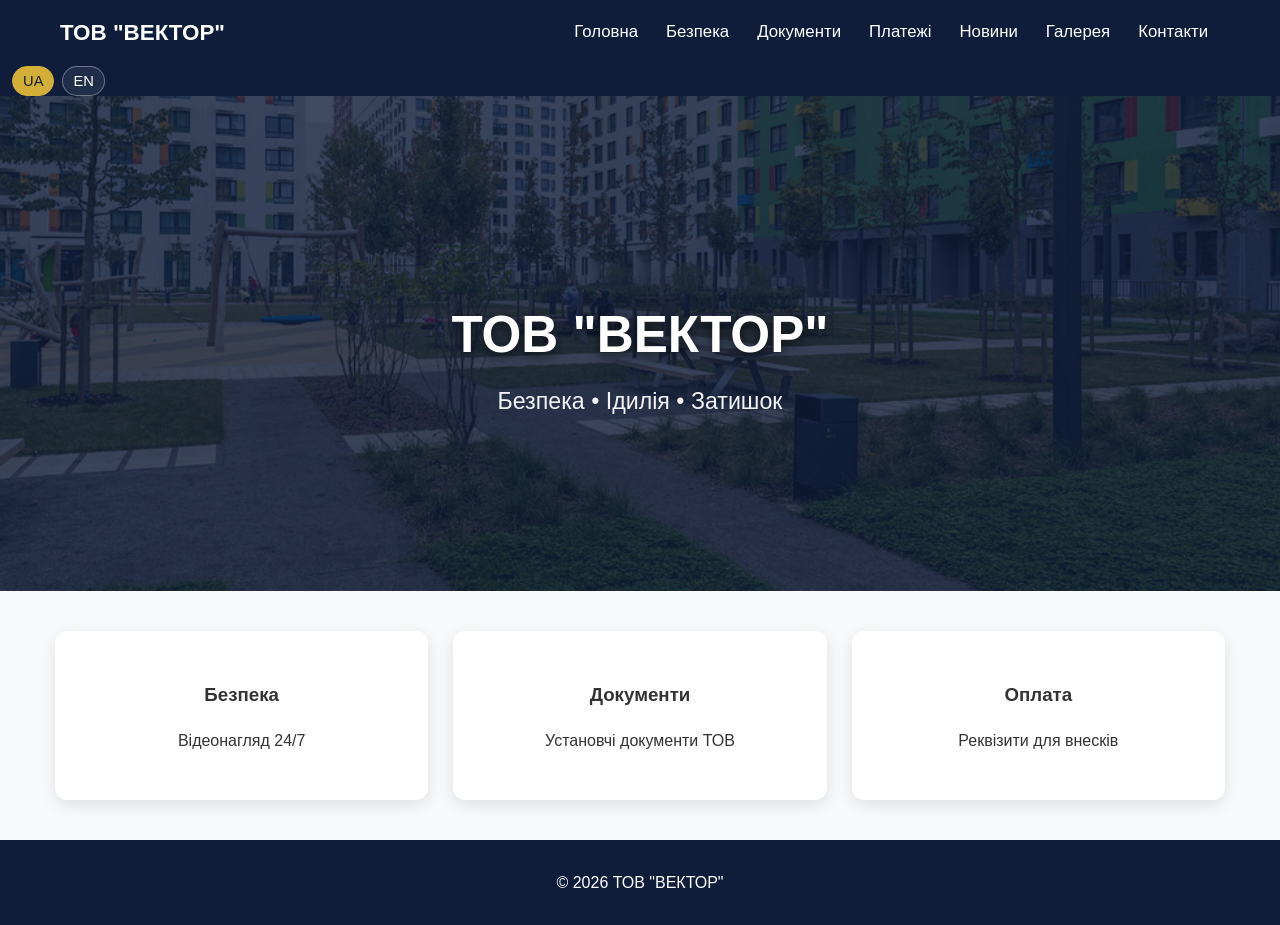
<file: index.html>
<!DOCTYPE html>
<html lang="uk">
<head>
    <meta charset="UTF-8">
    <meta name="viewport" content="width=device-width, initial-scale=1">
    <title>ТОВ "ВЕКТОР"</title>
    <link rel="stylesheet" href="css/style.css">
</head>
<body>
    <nav>
        <div class="nav">
            <strong>ТОВ "ВЕКТОР"</strong>
            <a href="index.html">Головна</a>
            <a href="security.html">Безпека</a>
            <a href="documents.html">Документи</a>
            <a href="payments.html">Платежі</a>
            <a href="news.html">Новини</a>
            <a href="gallery.html">Галерея</a>
            <a href="contacts.html">Контакти</a>
        </div>
    </nav>
    <section class="hero" style="--page-image: url('/foto%20fon/bg.jpg');">
        <h1>ТОВ "ВЕКТОР"</h1>
        <p>Безпека • Ідилія • Затишок</p>
    </section>
    <section class="container">
        <div class="grid">
            <div class="card">
                <h3>Безпека</h3>
                <p>Відеонагляд 24/7</p>
            </div>
            <div class="card">
                <h3>Документи</h3>
                <p>Установчі документи ТОВ</p>
            </div>
            <div class="card">
                <h3>Оплата</h3>
                <p>Реквізити для внесків</p>
            </div>
        </div>
    </section>
    <footer>© 2026 ТОВ "ВЕКТОР"</footer>
    <script src="js/script.js"></script>
</body>
</html>
</file>
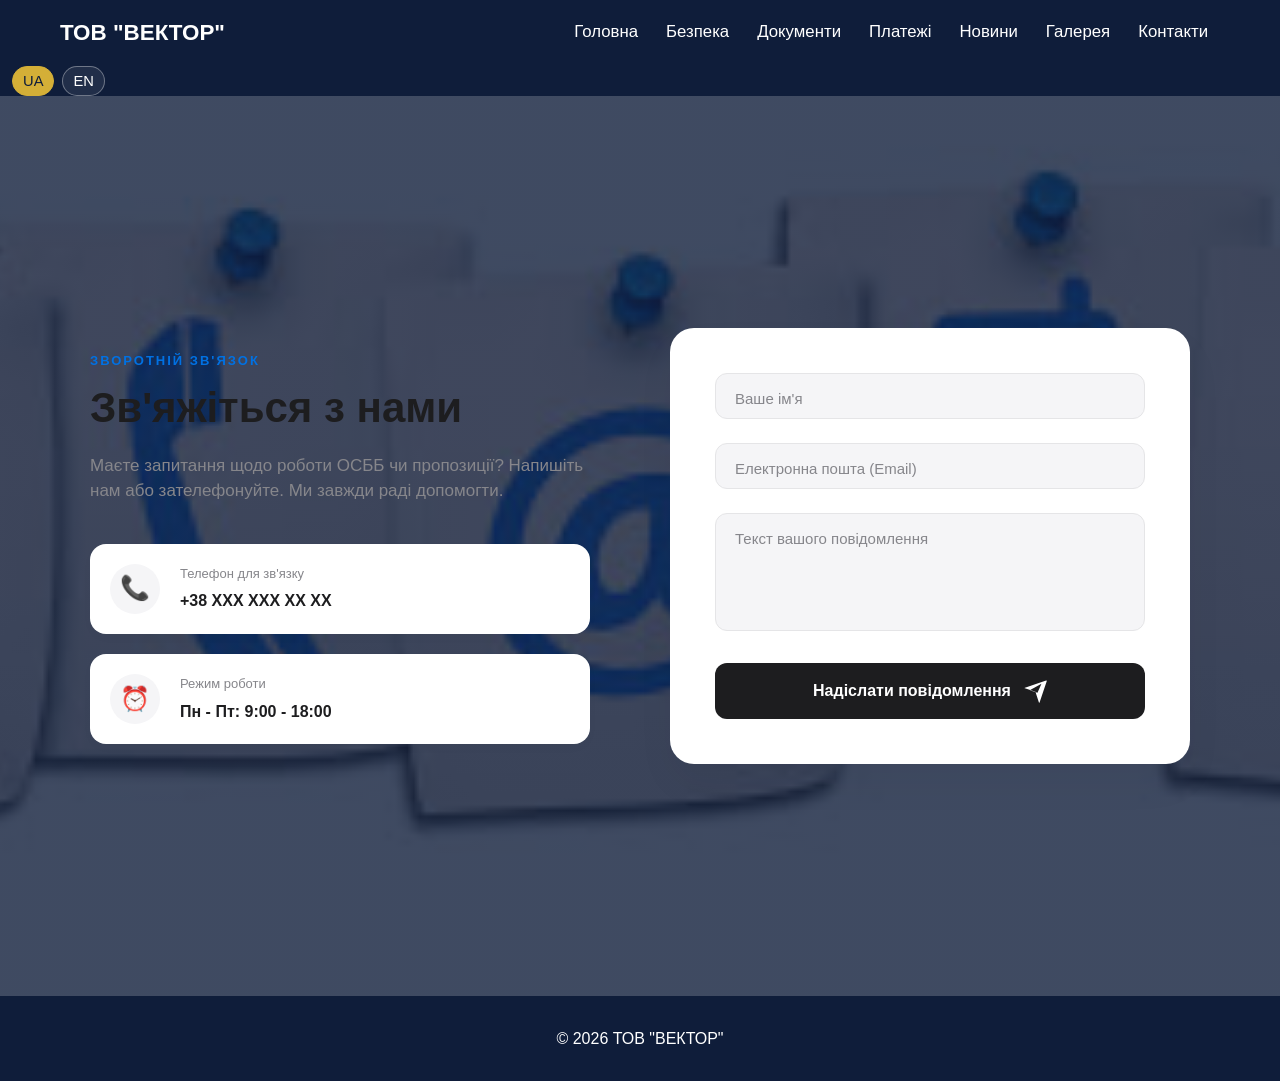
<file: contacts.html>
<!DOCTYPE html>
<html lang="uk">
<head>
    <meta charset="UTF-8">
    <meta name="viewport" content="width=device-width, initial-scale=1">
    <title>ТОВ "ВЕКТОР"</title>
    <link rel="stylesheet" href="css/style.css">
</head>
<body>
     <nav>
         <div class="nav">
              <strong>ТОВ "ВЕКТОР"</strong>
                  <a href="index.html">Головна</a>
                  <a href="security.html">Безпека</a>
                  <a href="documents.html">Документи</a>
                  <a href="payments.html">Платежі</a>
                  <a href="news.html">Новини</a>
                  <a href="gallery.html">Галерея</a>
                  <a href="contacts.html">Контакти</a>
          </div>
    </nav>
<section class="contacts-section" style="--page-image: url('/foto%20fon/contacty.jpg');">
    <div class="contacts-wrapper">
        
        <!-- ЛЕВАЯ СТОРОНА: Информация и контакты -->
        <div class="contacts-info-side">
            <span class="sub-title">Зворотній зв'язок</span>
            <h1>Зв'яжіться з нами</h1>
            <p class="section-desc">Маєте запитання щодо роботи ОСББ чи пропозиції? Напишіть нам або зателефонуйте. Ми завжди раді допомогти.</p>
            
            <div class="info-cards-grid">
                <div class="info-card">
                    <div class="card-icon">📞</div>
                    <div class="card-text">
                        <span>Телефон для зв'язку</span>
                        <a href="tel:+380000000000">+38 XXX XXX XX XX</a>
                    </div>
                </div>

                <div class="info-card">
                    <div class="card-icon">⏰</div>
                    <div class="card-text">
                        <span>Режим роботи</span>
                        <strong>Пн - Пт: 9:00 - 18:00</strong>
                    </div>
                </div>
            </div>
        </div>

        <!-- ПРАВАЯ СТОРОНА: Современная симметричная форма -->
        <div class="contacts-form-side">
            <form id="contactForm" class="premium-form" action="https://formspree.io/f/xkoaqpvv" method="POST" accept-charset="UTF-8">
                <div class="input-wrapper">
                    <input type="text" id="p-name" name="name" required placeholder=" ">
                    <label for="p-name">Ваше ім'я</label>
                </div>

                <div class="input-wrapper">
                    <input type="email" id="p-email" name="email" required placeholder=" ">
                    <label for="p-email">Електронна пошта (Email)</label>
                </div>

                <div class="input-wrapper">
                    <textarea id="p-msg" name="message" required placeholder=" " rows="5"></textarea>
                    <label for="p-msg">Текст вашого повідомлення</label>
                </div>

                <div id="form-status" class="form-status" role="status" aria-live="polite"></div>

                <button type="submit" class="premium-btn">
                    <span>Надіслати повідомлення</span>
                    <svg viewBox="0 0 24 24" width="24" height="24"><path fill="currentColor" d="M1.946 9.315c-.522-.174-.527-.455.01-.634l21.187-7.062c.528-.177.744.043.568.57L16.56 23.414c-.177.534-.46.528-.635-.007l-3.513-10.54-10.466-3.552zm16.527-4.498L6.75 11.207l7.733 2.624 3.99-9.014z"/></svg>
                </button>
            </form>
        </div>
    </div>
</section>
<footer>© 2026 ТОВ "ВЕКТОР"</footer>
<script src="js/script.js"></script>
</body>
</html>
</file>
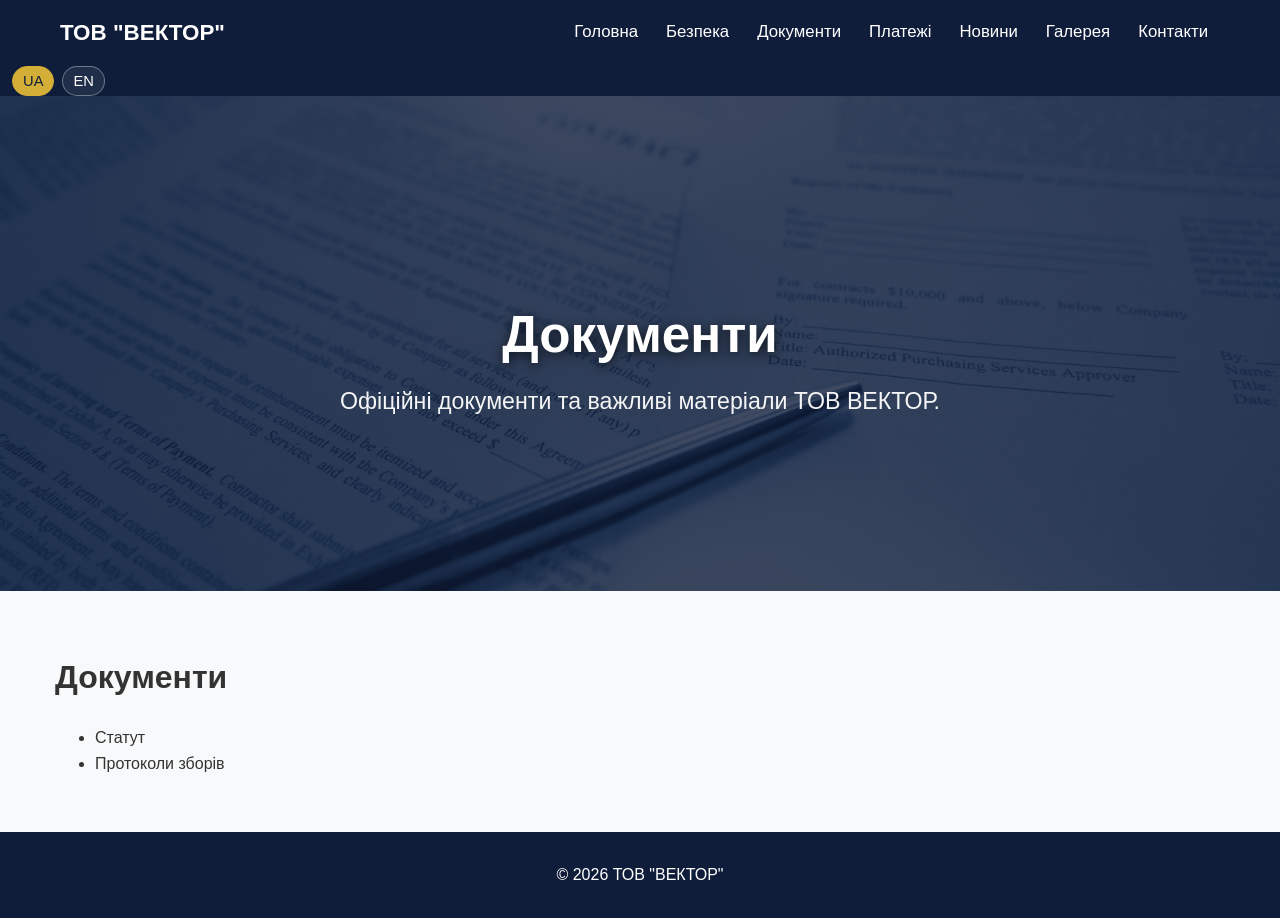
<file: documents.html>
<!DOCTYPE html>
<html lang="uk">
<head>
    <meta charset="UTF-8">
    <meta name="viewport" content="width=device-width, initial-scale=1">
    <title>ТОВ "ВЕКТОР"</title>
    <link rel="stylesheet" href="css/style.css">
</head>
<body>
     <nav>
         <div class="nav">
              <strong>ТОВ "ВЕКТОР"</strong>
                 <a href="index.html">Головна</a>
                 <a href="security.html">Безпека</a>
                 <a href="documents.html">Документи</a>
                 <a href="payments.html">Платежі</a>
                 <a href="news.html">Новини</a>
                 <a href="gallery.html">Галерея</a>
                 <a href="contacts.html">Контакти</a>
         </div>
    </nav>
<section class="hero" style="--page-image: url('/foto%20fon/dokumenty.jpg');">
    <h1>Документи</h1>
    <p>Офіційні документи та важливі матеріали ТОВ ВЕКТОР.</p>
</section>
<div class="container">
    <h1>Документи</h1>
    <ul>
        <li>Статут</li>
        <li>Протоколи зборів</li>
    </ul>
</div>
<footer>
    © 2026 ТОВ "ВЕКТОР"
</footer>
<script src="js/script.js"></script>
</body>
</html>
</file>
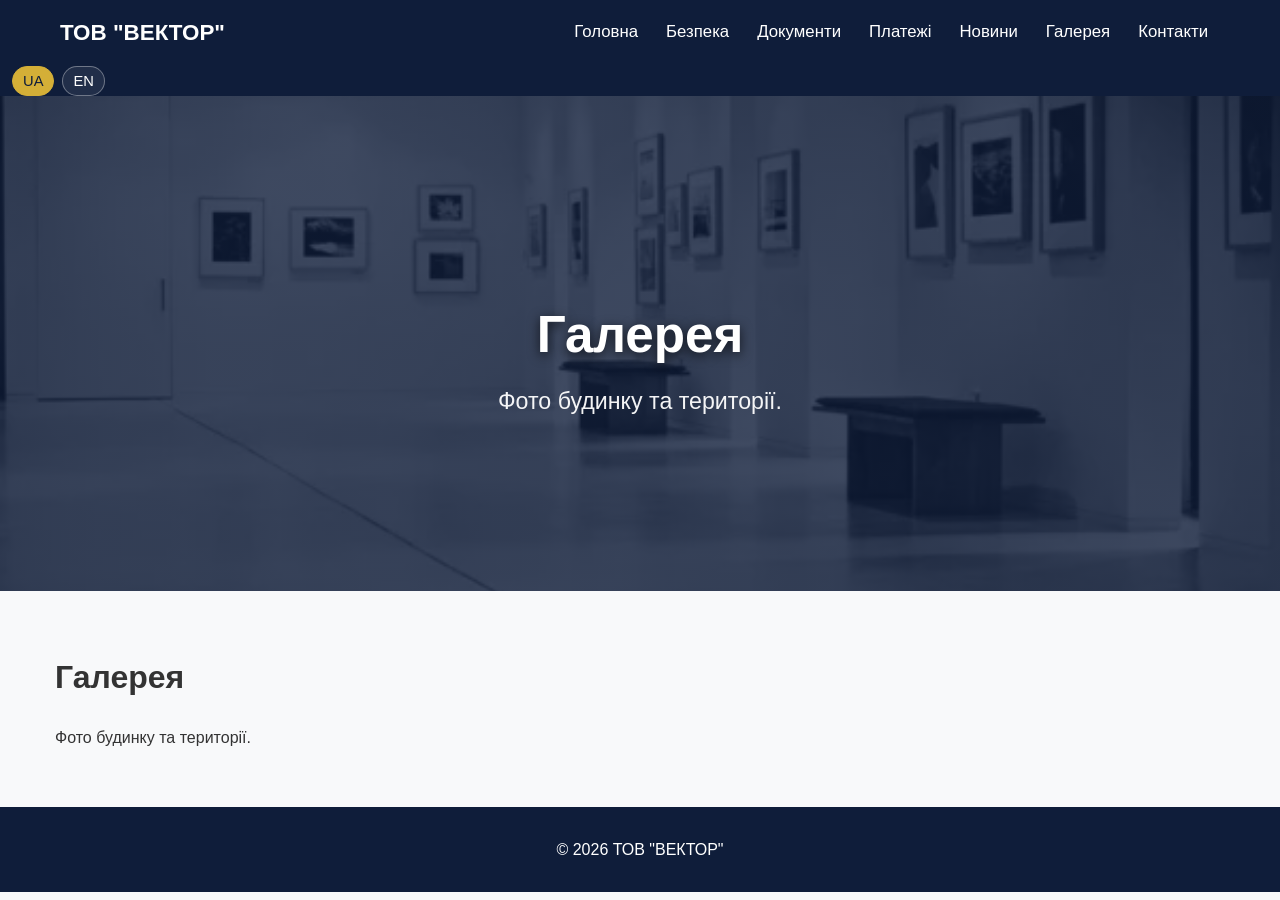
<file: gallery.html>
<!DOCTYPE html>
<html lang="uk">
<head>
    <meta charset="UTF-8">
    <meta name="viewport" content="width=device-width, initial-scale=1">
    <title>ТОВ "ВЕКТОР"</title>
    <link rel="stylesheet" href="css/style.css">
</head>
<body>
    <nav>
        <div class="nav">
            <strong>ТОВ "ВЕКТОР"</strong>
            <a href="index.html">Головна</a>
            <a href="security.html">Безпека</a>
            <a href="documents.html">Документи</a>
            <a href="payments.html">Платежі</a>
            <a href="news.html">Новини</a>
            <a href="gallery.html">Галерея</a>
            <a href="contacts.html">Контакти</a>
        </div>
    </nav>

    <section class="hero" style="--page-image: url('/foto%20fon/galereya.jpg');">
        <h1>Галерея</h1>
        <p>Фото будинку та території.</p>
    </section>

    <div class="container">
        <h1>Галерея</h1>
        <p>Фото будинку та території.</p>
    </div>

    <footer>
        © 2026 ТОВ "ВЕКТОР"
    </footer>

    <script src="js/script.js"></script>
</body>
</html>
</file>
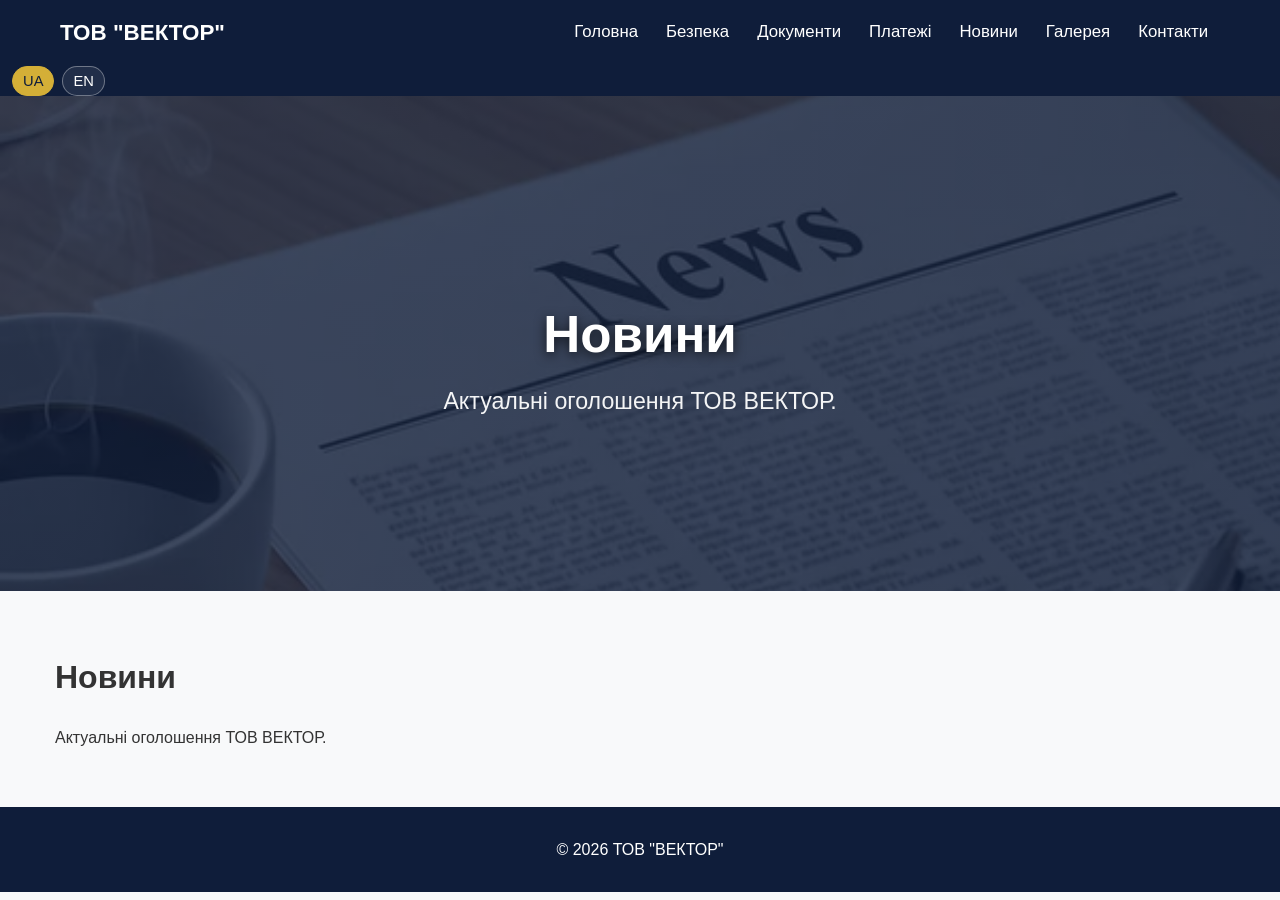
<file: news.html>
<!DOCTYPE html>
<html lang="uk">
<head>
    <meta charset="UTF-8">
    <meta name="viewport" content="width=device-width, initial-scale=1">
    <title>ТОВ "ВЕКТОР"</title>
    <link rel="stylesheet" href="css/style.css">
</head>
<body>
    <nav>
        <div class="nav">
            <strong>ТОВ "ВЕКТОР"</strong>
                <a href="index.html">Головна</a>
                <a href="security.html">Безпека</a>
                <a href="documents.html">Документи</a>
                <a href="payments.html">Платежі</a>
                <a href="news.html">Новини</a>
                <a href="gallery.html">Галерея</a>
                <a href="contacts.html">Контакти</a>
        </div>
    </nav>
    <section class="hero" style="--page-image: url('/foto%20fon/noviny.jpg');">
        <h1>Новини</h1>
        <p>Актуальні оголошення ТОВ ВЕКТОР.</p>
    </section>
    <div class="container">
        <h1>Новини</h1>
        <p>Актуальні оголошення ТОВ ВЕКТОР.</p>
    </div>
    <footer>
        © 2026 ТОВ "ВЕКТОР"
    </footer>
    <script src="js/script.js"></script>
</body>
</html>
</file>
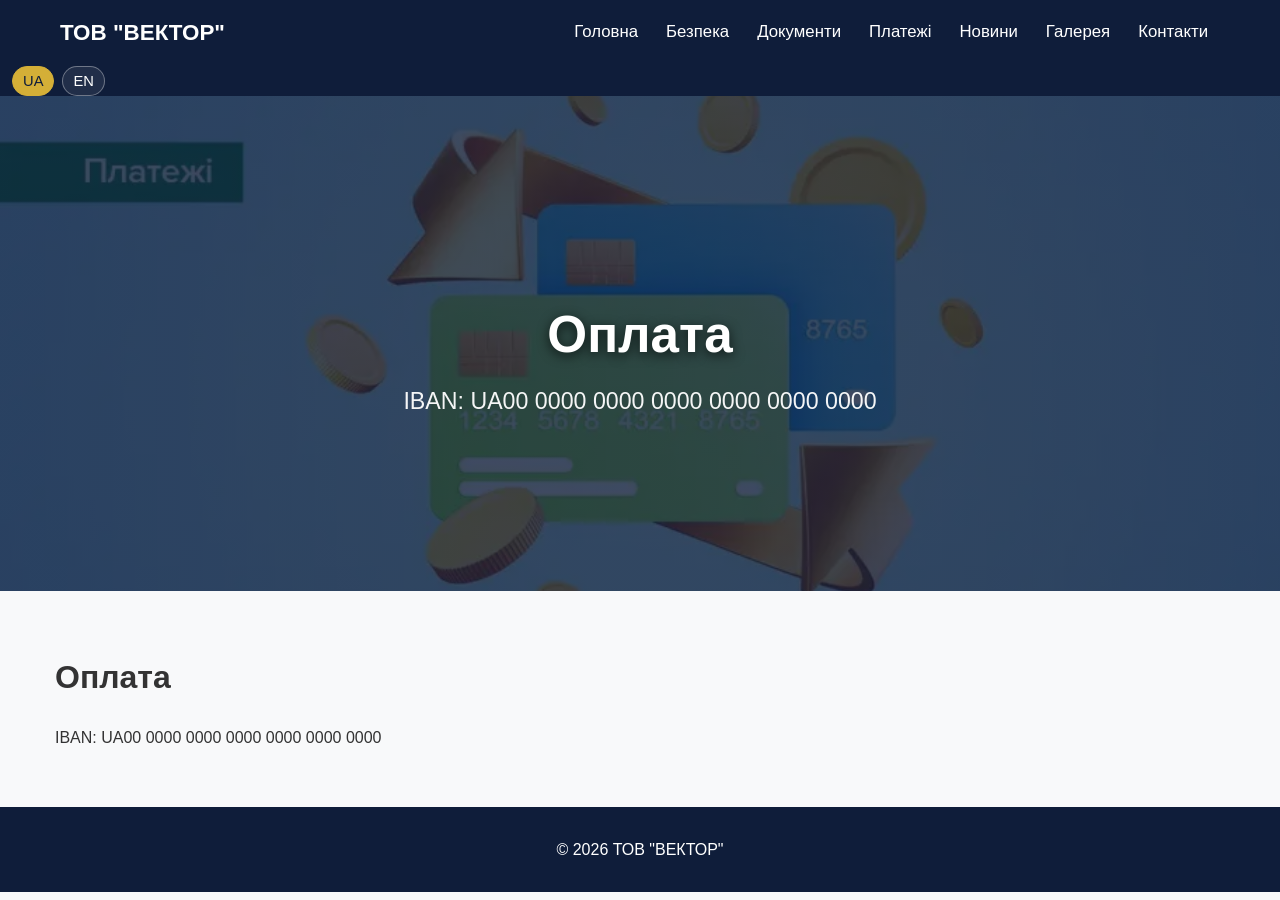
<file: payments.html>
<!DOCTYPE html>
<html lang="uk">
<head>
    <meta charset="UTF-8">
    <meta name="viewport" content="width=device-width, initial-scale=1">
    <title>ТОВ "ВЕКТОР"</title>
    <link rel="stylesheet" href="css/style.css">
</head>
<body>
    <nav>
        <div class="nav">
            <strong>ТОВ "ВЕКТОР"</strong>
            <a href="index.html">Головна</a>
            <a href="security.html">Безпека</a>
            <a href="documents.html">Документи</a>
            <a href="payments.html">Платежі</a>
            <a href="news.html">Новини</a>
            <a href="gallery.html">Галерея</a>
            <a href="contacts.html">Контакти</a>
        </div>
    </nav>
<section class="hero" style="--page-image: url('/foto%20fon/platezhy.jpg');">
      <h1>Оплата</h1>
      <p>IBAN: UA00 0000 0000 0000 0000 0000 0000</p>
    </section>
<div class='container'>
      <h1>Оплата</h1>
      <p>IBAN: UA00 0000 0000 0000 0000 0000 0000</p>
    </div>
<footer>© 2026 ТОВ "ВЕКТОР"</footer>
    <script src='js/script.js'>
    </script></body>
</html>
</file>
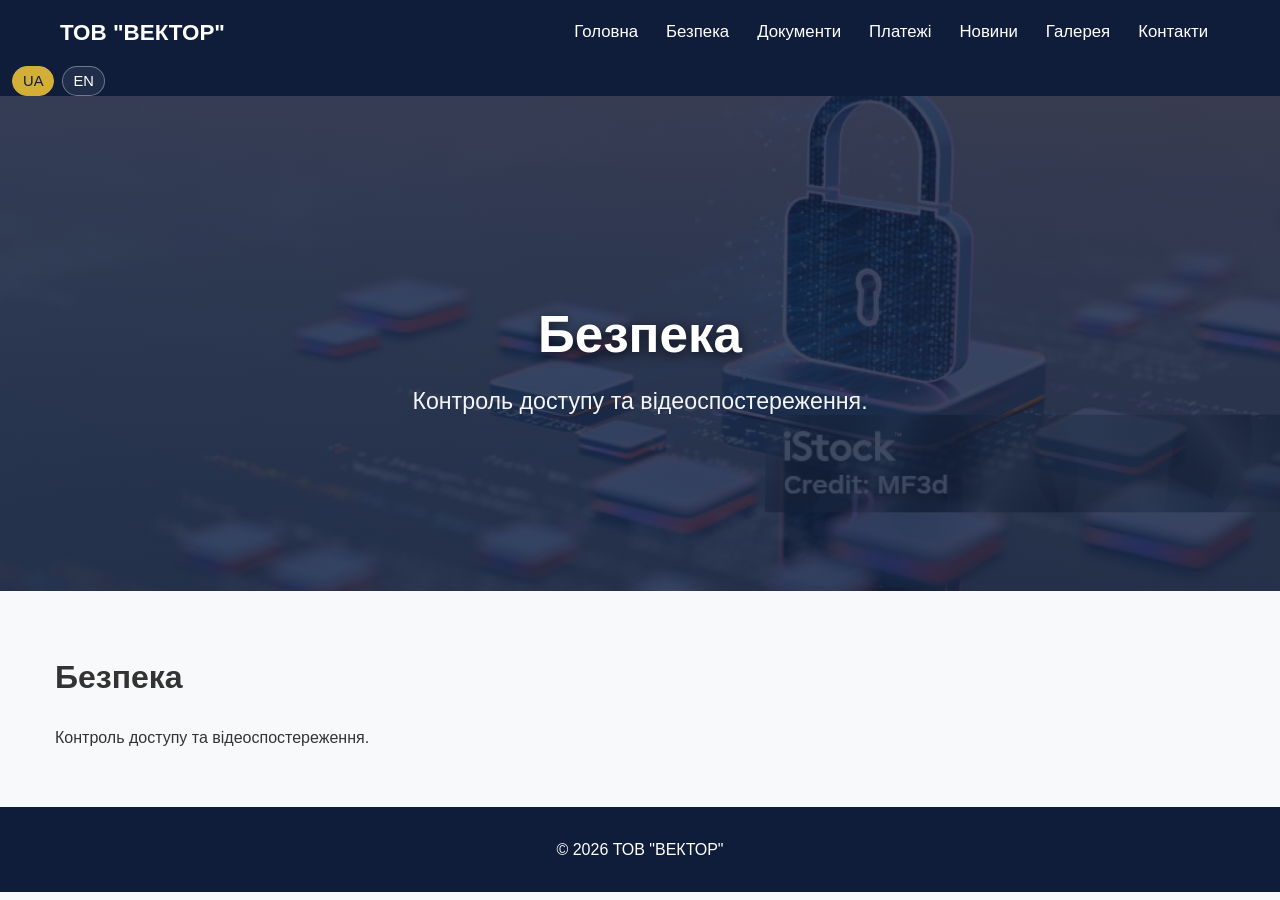
<file: security.html>
<!DOCTYPE html>
<html lang="uk">
<head>
    <meta charset="UTF-8">
    <meta name="viewport" content="width=device-width, initial-scale=1">
    <title>ТОВ "ВЕКТОР"</title>
    <link rel="stylesheet" href="css/style.css">
</head>
<body>
    <nav>
        <div class="nav">
            <strong>ТОВ "ВЕКТОР"</strong>
            <a href="index.html">Головна</a>
            <a href="security.html">Безпека</a>
            <a href="documents.html">Документи</a>
            <a href="payments.html">Платежі</a>
            <a href="news.html">Новини</a>
            <a href="gallery.html">Галерея</a>
            <a href="contacts.html">Контакти</a>
        </div>
    </nav>
    <section class="hero" style="--page-image: url('/foto%20fon/bezpeka.jpg');">
        <h1>Безпека</h1>
        <p>Контроль доступу та відеоспостереження.</p>
    </section>
    <div class="container">
        <h1>Безпека</h1>
        <p>Контроль доступу та відеоспостереження.</p>
    </div>
    <footer>© 2026 ТОВ "ВЕКТОР"</footer>
    <script src="js/script.js"></script>
</body>
</html>
</file>
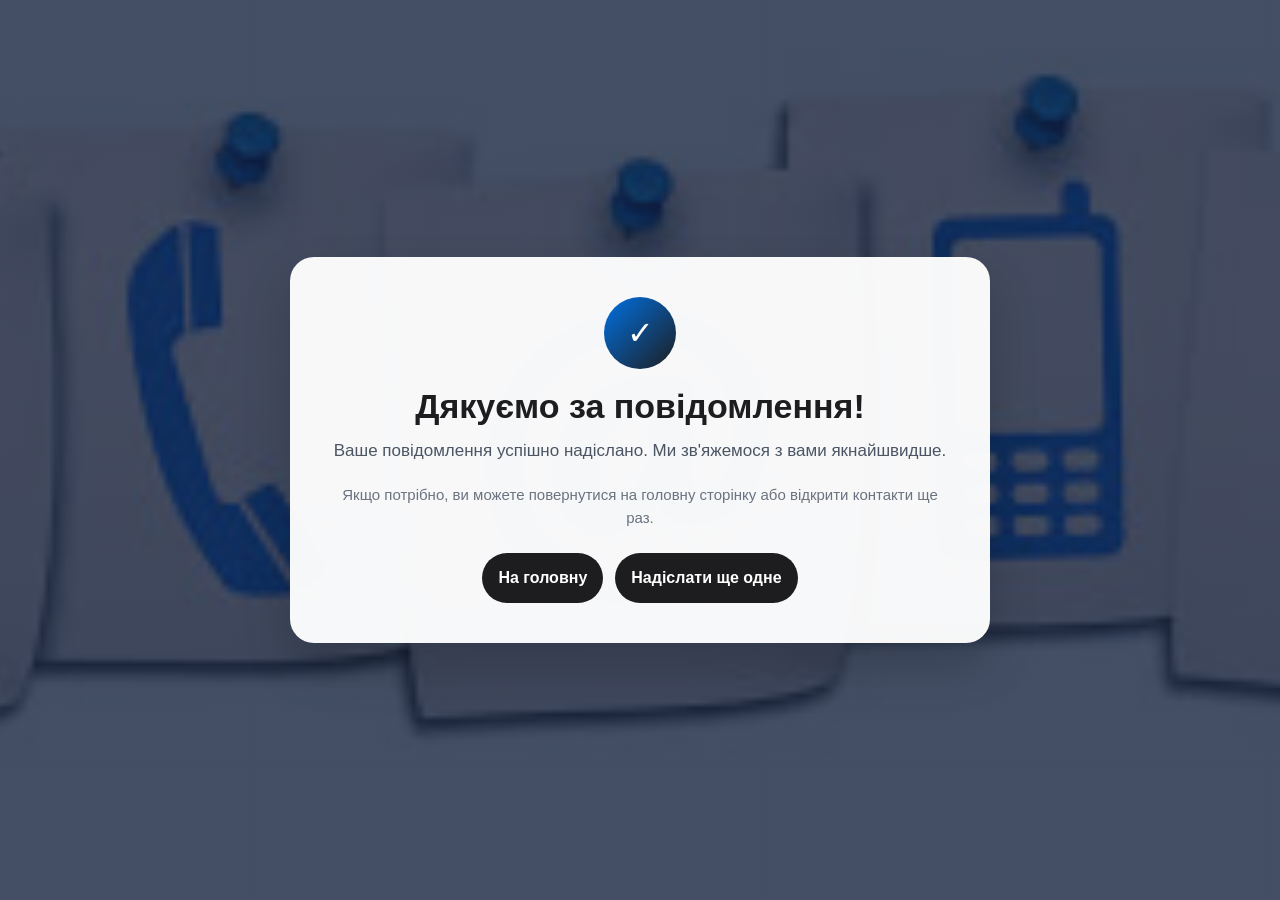
<file: thanks.html>
<!DOCTYPE html>
<html lang="uk">
<head>
    <meta charset="UTF-8">
    <meta name="viewport" content="width=device-width, initial-scale=1">
    <title>Дякуємо — ТОВ "ВЕКТОР"</title>
    <link rel="stylesheet" href="css/style.css">
</head>
<body>
    <section class="thank-you-section" style="--page-image: url('/foto%20fon/contacty.jpg');">
        <div class="thank-you-card">
            <div class="badge">✓</div>
            <h1>Дякуємо за повідомлення!</h1>
            <p>Ваше повідомлення успішно надіслано. Ми зв'яжемося з вами якнайшвидше.</p>
            <p class="muted">Якщо потрібно, ви можете повернутися на головну сторінку або відкрити контакти ще раз.</p>
            <div class="thank-you-actions">
                <a href="index.html">На головну</a>
                <a href="contacts.html">Надіслати ще одне</a>
            </div>
        </div>
    </section>
</body>
</html>
</file>
<file: css/style.css>
:root {
    --primary: #0f1d3a;
    --accent: #d4af37;
}

*,
*::before,
*::after {
    box-sizing: border-box;
}

body {
    margin: 0;
    font-family: Segoe UI, Arial, sans-serif;
    background-color: #f8f9fa;
    color: #333;
    line-height: 1.6;
}

nav {
    background-color: var(--primary);
    position: sticky;
    top: 0;
    z-index: 100;
}

.nav {
    display: flex;
    justify-content: space-between;
    align-items: center;
    max-width: 1200px;
    margin: 0 auto;
    padding: 15px 20px;
    color: white;
    flex-wrap: wrap;
}

.nav strong {
    font-size: 1.4em;
}

.nav a {
    color: white;
    text-decoration: none;
    margin: 0 12px;
    font-size: 1.05em;
}

.nav-links {
    display: flex;
    flex-wrap: wrap;
    align-items: center;
    gap: 4px;
}

.menu-toggle {
    display: none;
    width: 46px;
    height: 46px;
    border: 1px solid rgba(255,255,255,0.18);
    background: rgba(255,255,255,0.10);
    color: #fff;
    border-radius: 12px;
    padding: 0;
    cursor: pointer;
    box-shadow: 0 4px 10px rgba(0, 0, 0, 0.12);
    transition: transform 0.15s ease, background 0.15s ease, border-color 0.15s ease;
    align-items: center;
    justify-content: center;
    gap: 4px;
    flex-direction: column;
}

.menu-toggle span {
    display: block;
    width: 18px;
    height: 2px;
    border-radius: 999px;
    background: currentColor;
    transition: transform 0.18s ease, opacity 0.18s ease;
}

.menu-toggle:hover,
.menu-toggle.active {
    background: rgba(212, 175, 55, 0.95);
    color: #0f1d3a;
    transform: translateY(-1px);
    border-color: rgba(212, 175, 55, 0.95);
}

.menu-toggle.active span:nth-child(1) {
    transform: translateY(6px) rotate(45deg);
}

.menu-toggle.active span:nth-child(2) {
    opacity: 0;
}

.menu-toggle.active span:nth-child(3) {
    transform: translateY(-6px) rotate(-45deg);
}

.hero {
    background-color: #0f1d3a;
    background-image: linear-gradient(rgba(15,29,58,0.8), rgba(15,29,58,0.8)),
                      var(--page-image, url('/bg.jpg'));
    background-repeat: no-repeat;
    background-position: center center;
    background-size: cover;
    background-attachment: scroll;
    color: #fff;
    padding: 120px 20px 80px;
    text-align: center;
    min-height: 55vh;
    display: flex;
    flex-direction: column;
    justify-content: center;
    align-items: center;
}

.hero h1 {
    font-size: 3.2em;
    margin: 0 0 20px 0;
    font-weight: bold;
    text-shadow: 0 3px 12px rgba(0,0,0,0.7);
    line-height: 1.1;
}

.hero p {
    font-size: 1.45em;
    margin: 0;
    opacity: 0.95;
    font-weight: 500;
    max-width: 85%;
}

.container {
    max-width: 1200px;
    margin: 0 auto;
    padding: 40px 15px;
}

.grid {
    display: grid;
    grid-template-columns: repeat(auto-fit, minmax(300px, 1fr));
    gap: 25px;
}

.card {
    background-color: white;
    padding: 30px 20px;
    border-radius: 12px;
    box-shadow: 0 5px 15px rgba(0,0,0,0.1);
    text-align: center;
    transition: 0.3s;
}

.card:hover {
    transform: translateY(-8px);
}

footer {
    background-color: var(--primary);
    color: white;
    text-align: center;
    padding: 30px;
}

.lang-switcher {
    display: flex;
    align-items: center;
    gap: 8px;
    margin-left: 12px;
}

.lang-btn {
    border: 1px solid rgba(255,255,255,0.35);
    background: rgba(255,255,255,0.08);
    color: white;
    border-radius: 999px;
    padding: 6px 10px;
    font-size: 0.92em;
    cursor: pointer;
}

.lang-btn.active {
    background: #d4af37;
    color: #0f1d3a;
    border-color: #d4af37;
}

/* MOBILE ADAPTATION */
@media (max-width: 768px) {
    .nav {
        flex-direction: column;
        align-items: stretch;
        text-align: left;
        gap: 8px;
        padding: 10px 12px;
    }

    .nav strong {
        font-size: 1.05em;
    }

    .menu-toggle {
        display: inline-flex;
        align-items: center;
        justify-content: center;
        width: fit-content;
        align-self: flex-end;
    }

    .nav-links {
        display: none;
        width: 100%;
        flex-direction: column;
        align-items: flex-start;
        gap: 6px;
        padding: 4px 0 2px;
    }

    .nav-links.open {
        display: flex;
    }

    .nav a {
        margin: 0;
        display: block;
        font-size: 0.95em;
    }

    .lang-switcher {
        justify-content: flex-start;
        margin-left: 0;
    }

    .hero {
        padding: 56px 12px 32px;
        min-height: 36vh;
    }

    .hero h1 {
        font-size: 2em;
        margin-bottom: 10px;
    }

    .hero p {
        font-size: 1.02em;
        max-width: 100%;
    }

    .container {
        padding: 20px 10px;
    }

    .grid {
        grid-template-columns: 1fr;
        gap: 12px;
    }

    .card {
        padding: 16px 12px;
    }
}
/* Обнуление для контейнера на всю страницу */
.contacts-section {
    width: 100%;
    min-height: 100vh;
    display: flex;
    align-items: center;
    justify-content: center;
    background-color: #fafafa;
    background-image: linear-gradient(rgba(15,29,58,0.8), rgba(15,29,58,0.8)),
                      var(--page-image, url('/bg.jpg'));
    background-repeat: no-repeat;
    background-position: center center;
    background-size: cover;
    padding: 60px 20px;
    box-sizing: border-box;
    font-family: -apple-system, BlinkMacSystemFont, "Segoe UI", Roboto, sans-serif;
}

/* Главный симметричный wrapper */
.contacts-wrapper {
    display: grid;
    grid-template-columns: 1fr 1fr; /* Ровно 50% на 50% */
    gap: 60px;
    width: 100%;
    max-width: 1100px;
    margin: 0 auto;
    align-items: center;
}

/* Левая сторона текста */
.contacts-info-side {
    padding-right: 20px;
}

.contacts-info-side .sub-title {
    display: inline-block;
    font-size: 13px;
    font-weight: 600;
    text-transform: uppercase;
    letter-spacing: 2px;
    color: #0071e3;
    margin-bottom: 12px;
}

.contacts-info-side h1 {
    font-size: 42px;
    font-weight: 700;
    color: #1d1d1f;
    margin: 0 0 20px 0;
    line-height: 1.15;
}

.contacts-info-side .section-desc {
    font-size: 17px;
    line-height: 1.5;
    color: #86868b;
    margin-bottom: 40px;
}

/* Карточки с контактами */
.info-cards-grid {
    display: flex;
    flex-direction: column;
    gap: 20px;
}

.info-card {
    display: flex;
    align-items: center;
    gap: 20px;
    background: #ffffff;
    padding: 20px;
    border-radius: 16px;
    box-shadow: 0 4px 12px rgba(0,0,0,0.02);
}

.card-icon {
    font-size: 24px;
    width: 50px;
    height: 50px;
    background: #f5f5f7;
    border-radius: 50%;
    display: flex;
    align-items: center;
    justify-content: center;
}

.card-text {
    display: flex;
    flex-direction: column;
    gap: 4px;
}

.card-text span {
    font-size: 13px;
    color: #86868b;
}

.card-text a, .card-text strong {
    font-size: 16px;
    color: #1d1d1f;
    text-decoration: none;
    font-weight: 600;
}

.card-text a:hover {
    color: #0071e3;
}

/* Правая сторона — Форма */
.contacts-form-side {
    background: #ffffff;
    padding: 45px;
    border-radius: 24px;
    box-shadow: 0 20px 40px rgba(0, 0, 0, 0.04);
}

.premium-form {
    display: flex !important;
    flex-direction: column !important;
    gap: 24px !important;
}

/* Новая концепция полей: мягкие объемные "капсулы" */
.input-wrapper {
    position: relative !important;
}

.input-wrapper input,
.input-wrapper textarea {
    width: 100% !important;
    padding: 18px 20px 8px 20px !important; /* Больше отступа под анимацию текста */
    font-size: 16px !important;
    color: #1d1d1f !important;
    border: 1px solid #e5e5e7 !important;
    border-radius: 12px !important;
    background: #f5f5f7 !important;
    outline: none !important;
    box-sizing: border-box !important;
    transition: all 0.2s ease !important;
}

.input-wrapper textarea {
    resize: none !important;
}

/* Текст подсказки внутри капсулы */
.input-wrapper label {
    position: absolute !important;
    left: 20px !important;
    top: 14px !important;
    font-size: 15px !important;
    color: #86868b !important;
    pointer-events: none !important;
    transition: all 0.2s ease !important;
}

/* Анимация: при клике поле белеет, а текст аккуратно сдвигается вверх */
.input-wrapper input:focus,
.input-wrapper textarea:focus {
    background: #ffffff !important;
    border-color: #0071e3 !important;
    box-shadow: 0 0 0 4px rgba(0, 113, 227, 0.1) !important;
}

.input-wrapper input:focus ~ label,
.input-wrapper input:not(:placeholder-shown) ~ label,
.input-wrapper textarea:focus ~ label,
.input-wrapper textarea:not(:placeholder-shown) ~ label {
    top: 6px !important;
    font-size: 11px !important;
    color: #0071e3 !important;
    font-weight: 600 !important;
}

/* Кнопка с иконкой самолетика */
.premium-btn {
    display: flex !important;
    align-items: center !important;
    justify-content: center !important;
    gap: 12px !important;
    width: 100% !important;
    padding: 16px !important;
    background: #1d1d1f !important; /* Угольно-черная стильная кнопка */
    color: #ffffff !important;
    border: none !important;
    border-radius: 12px !important;
    font-size: 16px !important;
    font-weight: 600 !important;
    cursor: pointer !important;
    transition: all 0.2s ease !important;
}

.premium-btn:hover {
    background: #0071e3 !important; /* При наведении становится фирменной синей */
    transform: translateY(-2px) !important;
    box-shadow: 0 8px 20px rgba(0, 113, 227, 0.25) !important;
}

.premium-btn svg {
    transition: transform 0.2s ease;
}

.premium-btn:hover svg {
    transform: translateX(4px) translateY(-2px); /* Самолетик взлетает при наведении */
}

.form-status {
    min-height: 22px;
    font-size: 14px;
    font-weight: 600;
    color: #1d1d1f;
    display: none;
}

.form-status.visible {
    display: block;
}

.form-status.success {
    color: #15803d;
}

.form-status.error {
    color: #b91c1c;
}

/* Страница благодарности после отправки формы */
.thank-you-section {
    min-height: 100vh;
    display: flex;
    align-items: center;
    justify-content: center;
    padding: 60px 20px;
    box-sizing: border-box;
    background-image: linear-gradient(rgba(15,29,58,0.78), rgba(15,29,58,0.78)),
                      var(--page-image, url('/foto%20fon/contacty.jpg'));
    background-repeat: no-repeat;
    background-position: center center;
    background-size: cover;
}

.thank-you-card {
    max-width: 700px;
    width: 100%;
    background: rgba(255, 255, 255, 0.96);
    border-radius: 24px;
    box-shadow: 0 24px 48px rgba(0, 0, 0, 0.18);
    padding: 40px;
    text-align: center;
}

.thank-you-card .badge {
    display: inline-flex;
    align-items: center;
    justify-content: center;
    width: 72px;
    height: 72px;
    border-radius: 50%;
    background: linear-gradient(135deg, #0071e3, #1d1d1f);
    color: #fff;
    font-size: 32px;
    margin-bottom: 18px;
}

.thank-you-card h1 {
    margin: 0 0 12px;
    font-size: 34px;
    line-height: 1.15;
    color: #1d1d1f;
}

.thank-you-card p {
    margin: 0 0 18px;
    color: #4b5563;
    font-size: 17px;
    line-height: 1.55;
}

.thank-you-card .muted {
    color: #6b7280;
    font-size: 15px;
}

.thank-you-actions {
    display: flex;
    justify-content: center;
    gap: 12px;
    flex-wrap: wrap;
    margin-top: 24px;
}

.thank-you-actions a {
    display: inline-flex;
    align-items: center;
    justify-content: center;
    padding: 12px 16px;
    border-radius: 999px;
    text-decoration: none;
    font-weight: 600;
    background: #1d1d1f;
    color: #fff;
    transition: background 0.2s ease, transform 0.2s ease;
}

.thank-you-actions a:hover {
    background: #0071e3;
    transform: translateY(-1px);
}

/* Адаптивность для планшетов и телефонов */
@media (max-width: 900px) {
    .contacts-section {
        min-height: auto;
        padding: 28px 10px;
    }

    .contacts-wrapper {
        grid-template-columns: 1fr;
        gap: 24px;
    }

    .contacts-info-side {
        padding-right: 0;
        text-align: center;
    }

    .contacts-info-side h1 {
        font-size: 30px;
        margin-bottom: 12px;
    }

    .contacts-info-side .section-desc {
        font-size: 15px;
        margin-bottom: 24px;
    }

    .info-cards-grid {
        align-items: center;
    }

    .info-card {
        width: 100%;
        max-width: 420px;
        padding: 14px;
        gap: 12px;
    }

    .contacts-form-side {
        padding: 18px 14px;
        border-radius: 18px;
    }

    .premium-form {
        gap: 16px !important;
    }

    .premium-btn {
        padding: 14px !important;
        font-size: 15px !important;
    }
}
</file>
